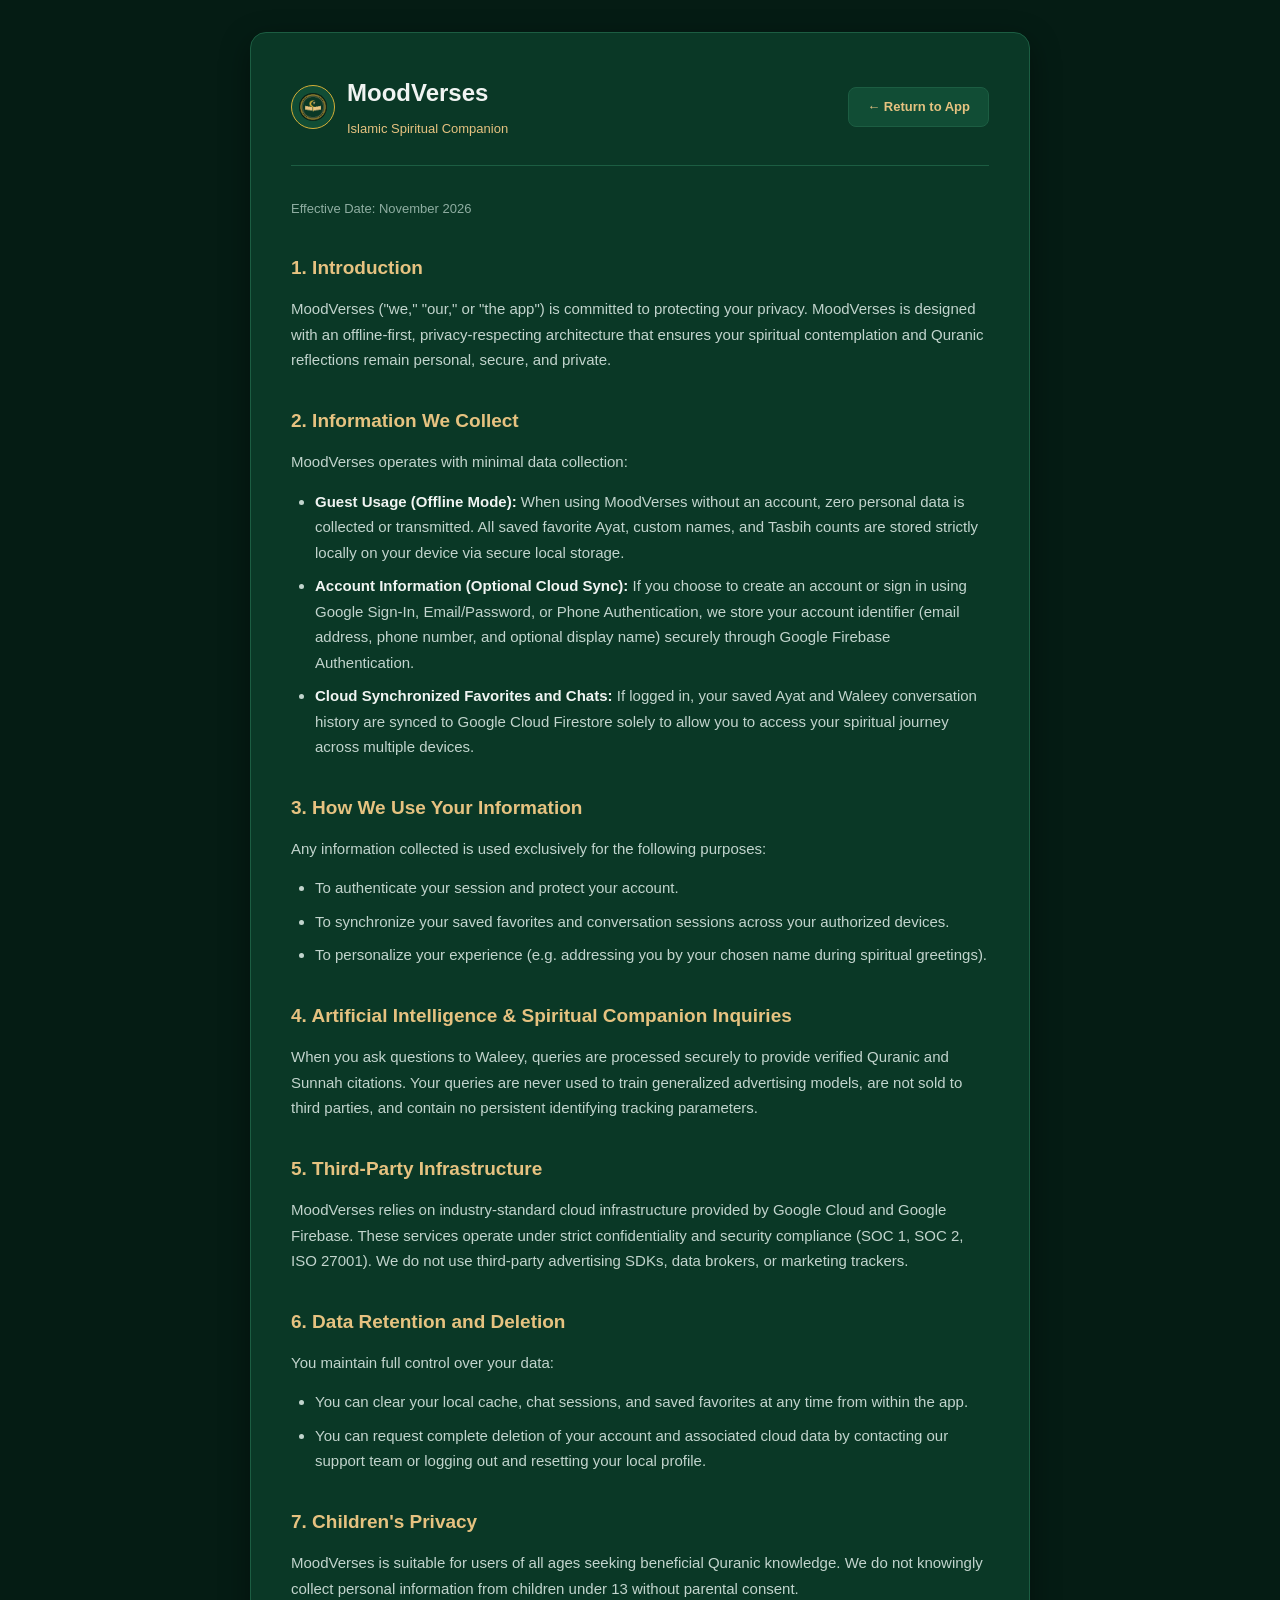
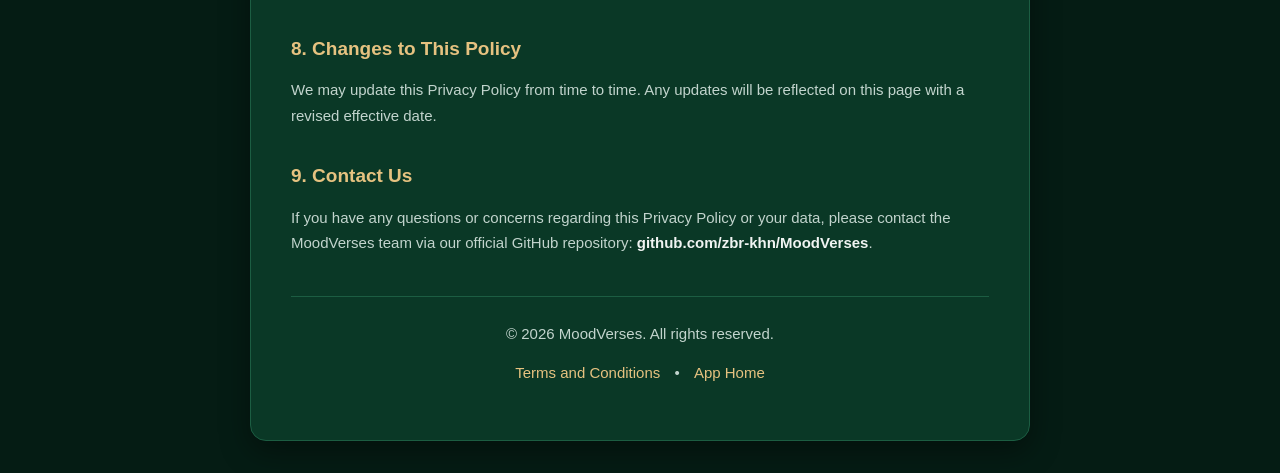
<file: web/privacy.html>
<!DOCTYPE html>
<html lang="en">
<head>
  <meta charset="UTF-8">
  <meta name="viewport" content="width=device-width, initial-scale=1.0">
  <title>Privacy Policy - MoodVerses</title>
  <link rel="icon" type="image/png" href="favicon.png">
  <style>
    :root {
      --bg-deep: #051C14;
      --bg-surface: #0A3826;
      --bg-surface-variant: #114D35;
      --gold-primary: #D4AF37;
      --gold-light: #E6C280;
      --text-primary: #F0F4F2;
      --text-secondary: #C2D4CD;
      --text-muted: #8FAEA2;
      --border-subtle: #1C5D42;
    }
    * {
      box-sizing: border-box;
      margin: 0;
      padding: 0;
    }
    body {
      background-color: var(--bg-deep);
      color: var(--text-primary);
      font-family: -apple-system, BlinkMacSystemFont, "Segoe UI", Roboto, Helvetica, Arial, sans-serif;
      line-height: 1.7;
      padding: 32px 20px;
    }
    .container {
      max-width: 780px;
      margin: 0 auto;
      background: var(--bg-surface);
      border: 1px solid var(--border-subtle);
      border-radius: 16px;
      padding: 40px;
      box-shadow: 0 10px 30px rgba(0, 0, 0, 0.4);
    }
    .header {
      border-bottom: 1px solid var(--border-subtle);
      padding-bottom: 24px;
      margin-bottom: 32px;
      display: flex;
      justify-content: space-between;
      align-items: center;
      flex-wrap: wrap;
      gap: 16px;
    }
    .logo-group {
      display: flex;
      align-items: center;
      gap: 12px;
    }
    .logo-icon {
      width: 44px;
      height: 44px;
      border-radius: 50%;
      background: var(--bg-surface-variant);
      border: 1px solid var(--gold-primary);
      display: flex;
      align-items: center;
      justify-content: center;
    }
    .logo-text h1 {
      font-size: 24px;
      color: var(--text-primary);
      font-weight: 700;
    }
    .logo-text span {
      font-size: 13px;
      color: var(--gold-light);
    }
    .back-btn {
      display: inline-flex;
      align-items: center;
      gap: 8px;
      padding: 8px 18px;
      border-radius: 8px;
      background: var(--bg-surface-variant);
      color: var(--gold-light);
      text-decoration: none;
      font-size: 13px;
      font-weight: 600;
      border: 1px solid var(--border-subtle);
      transition: all 0.2s ease;
    }
    .back-btn:hover {
      background: var(--gold-primary);
      color: var(--bg-deep);
    }
    h2 {
      color: var(--gold-light);
      font-size: 19px;
      margin-top: 32px;
      margin-bottom: 12px;
      font-weight: 600;
    }
    p, li {
      color: var(--text-secondary);
      font-size: 15px;
      margin-bottom: 14px;
    }
    ul {
      padding-left: 24px;
      margin-bottom: 16px;
    }
    li {
      margin-bottom: 8px;
    }
    strong {
      color: var(--text-primary);
    }
    .effective-date {
      color: var(--text-muted);
      font-size: 13px;
      margin-bottom: 24px;
    }
    .footer {
      border-top: 1px solid var(--border-subtle);
      margin-top: 40px;
      padding-top: 24px;
      text-align: center;
      color: var(--text-muted);
      font-size: 13px;
    }
    .footer a {
      color: var(--gold-light);
      text-decoration: none;
      margin: 0 10px;
    }
  </style>
</head>
<body>
  <div class="container">
    <div class="header">
      <div class="logo-group">
        <div class="logo-icon">
          <img src="favicon.png" alt="MoodVerses" style="width: 28px; height: 28px; border-radius: 50%;">
        </div>
        <div class="logo-text">
          <h1>MoodVerses</h1>
          <span>Islamic Spiritual Companion</span>
        </div>
      </div>
      <a href="index.html" class="back-btn">&larr; Return to App</a>
    </div>

    <p class="effective-date">Effective Date: November 2026</p>

    <h2>1. Introduction</h2>
    <p>MoodVerses ("we," "our," or "the app") is committed to protecting your privacy. MoodVerses is designed with an offline-first, privacy-respecting architecture that ensures your spiritual contemplation and Quranic reflections remain personal, secure, and private.</p>

    <h2>2. Information We Collect</h2>
    <p>MoodVerses operates with minimal data collection:</p>
    <ul>
      <li><strong>Guest Usage (Offline Mode):</strong> When using MoodVerses without an account, zero personal data is collected or transmitted. All saved favorite Ayat, custom names, and Tasbih counts are stored strictly locally on your device via secure local storage.</li>
      <li><strong>Account Information (Optional Cloud Sync):</strong> If you choose to create an account or sign in using Google Sign-In, Email/Password, or Phone Authentication, we store your account identifier (email address, phone number, and optional display name) securely through Google Firebase Authentication.</li>
      <li><strong>Cloud Synchronized Favorites and Chats:</strong> If logged in, your saved Ayat and Waleey conversation history are synced to Google Cloud Firestore solely to allow you to access your spiritual journey across multiple devices.</li>
    </ul>

    <h2>3. How We Use Your Information</h2>
    <p>Any information collected is used exclusively for the following purposes:</p>
    <ul>
      <li>To authenticate your session and protect your account.</li>
      <li>To synchronize your saved favorites and conversation sessions across your authorized devices.</li>
      <li>To personalize your experience (e.g. addressing you by your chosen name during spiritual greetings).</li>
    </ul>

    <h2>4. Artificial Intelligence & Spiritual Companion Inquiries</h2>
    <p>When you ask questions to Waleey, queries are processed securely to provide verified Quranic and Sunnah citations. Your queries are never used to train generalized advertising models, are not sold to third parties, and contain no persistent identifying tracking parameters.</p>

    <h2>5. Third-Party Infrastructure</h2>
    <p>MoodVerses relies on industry-standard cloud infrastructure provided by Google Cloud and Google Firebase. These services operate under strict confidentiality and security compliance (SOC 1, SOC 2, ISO 27001). We do not use third-party advertising SDKs, data brokers, or marketing trackers.</p>

    <h2>6. Data Retention and Deletion</h2>
    <p>You maintain full control over your data:</p>
    <ul>
      <li>You can clear your local cache, chat sessions, and saved favorites at any time from within the app.</li>
      <li>You can request complete deletion of your account and associated cloud data by contacting our support team or logging out and resetting your local profile.</li>
    </ul>

    <h2>7. Children's Privacy</h2>
    <p>MoodVerses is suitable for users of all ages seeking beneficial Quranic knowledge. We do not knowingly collect personal information from children under 13 without parental consent.</p>

    <h2>8. Changes to This Policy</h2>
    <p>We may update this Privacy Policy from time to time. Any updates will be reflected on this page with a revised effective date.</p>

    <h2>9. Contact Us</h2>
    <p>If you have any questions or concerns regarding this Privacy Policy or your data, please contact the MoodVerses team via our official GitHub repository: <strong>github.com/zbr-khn/MoodVerses</strong>.</p>

    <div class="footer">
      <p>&copy; 2026 MoodVerses. All rights reserved.</p>
      <p>
        <a href="terms.html">Terms and Conditions</a> &bull;
        <a href="index.html">App Home</a>
      </p>
    </div>
  </div>
</body>
</html>
</file>
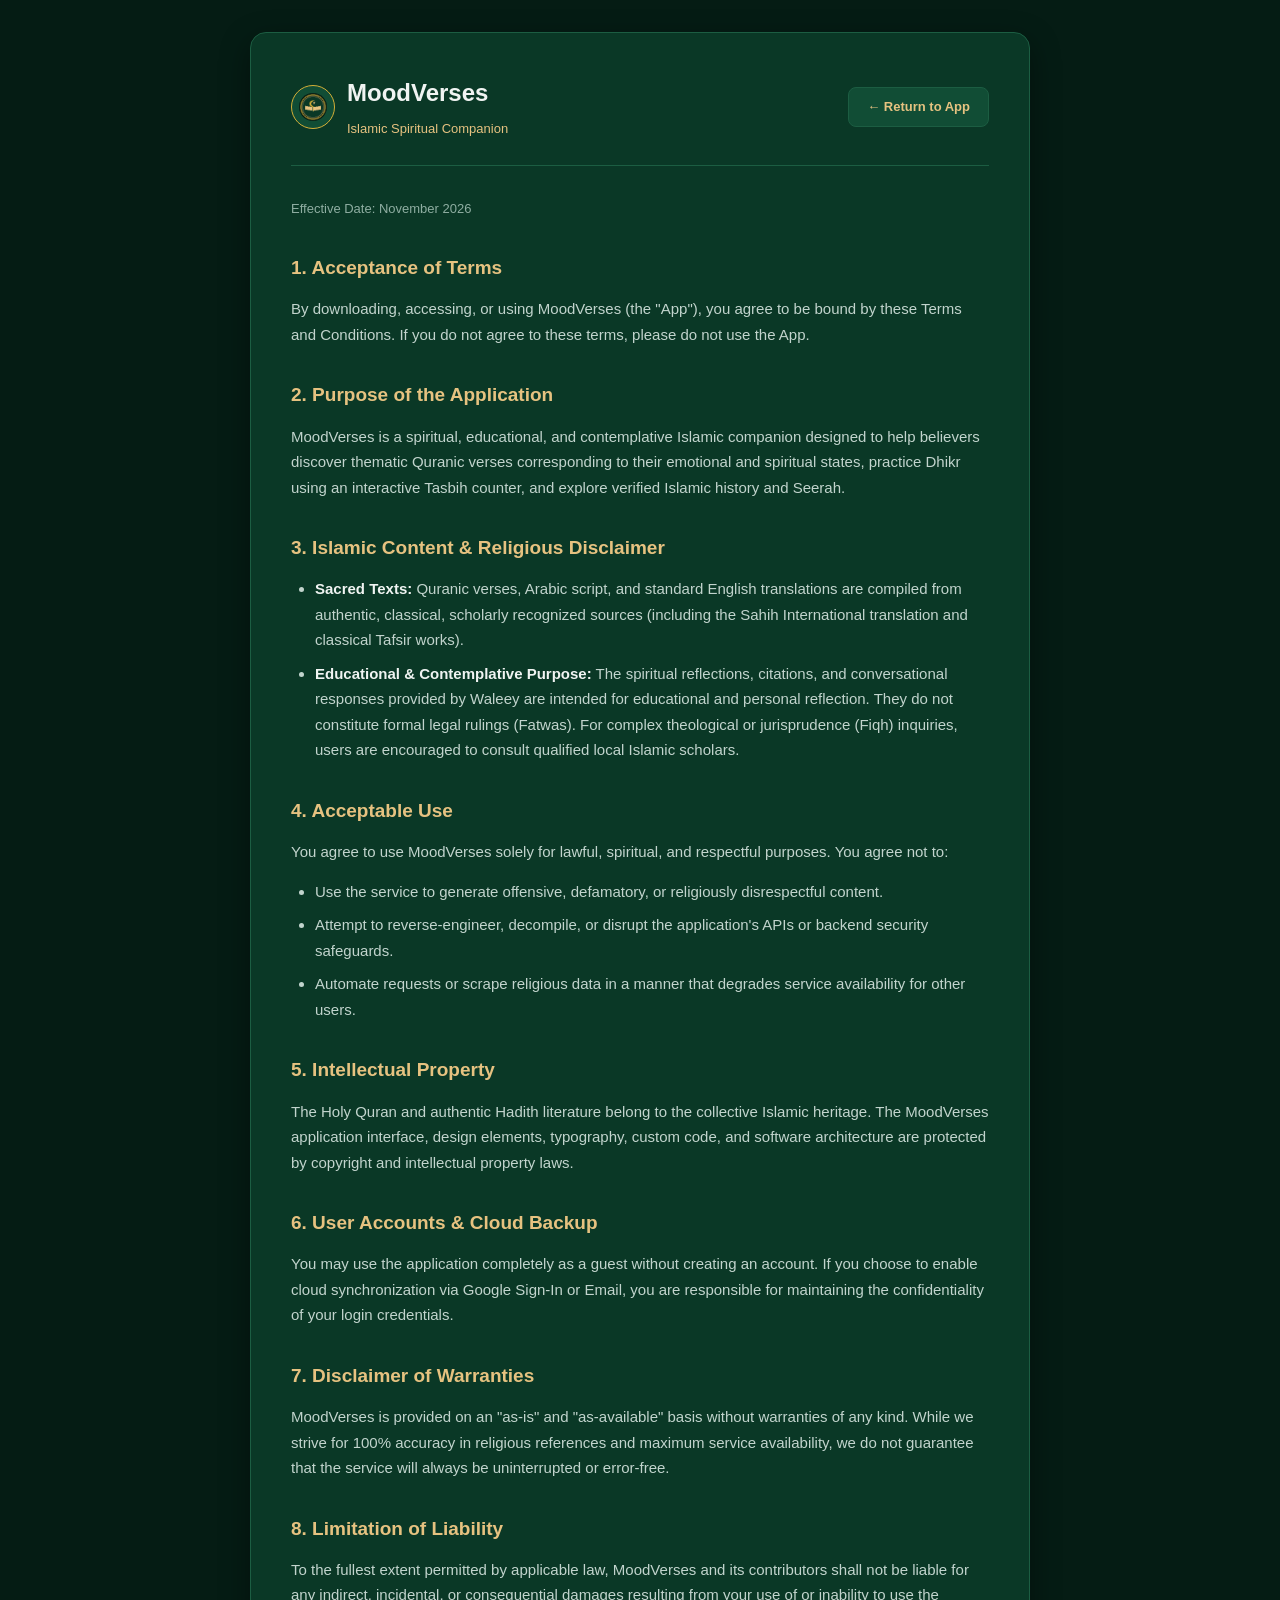
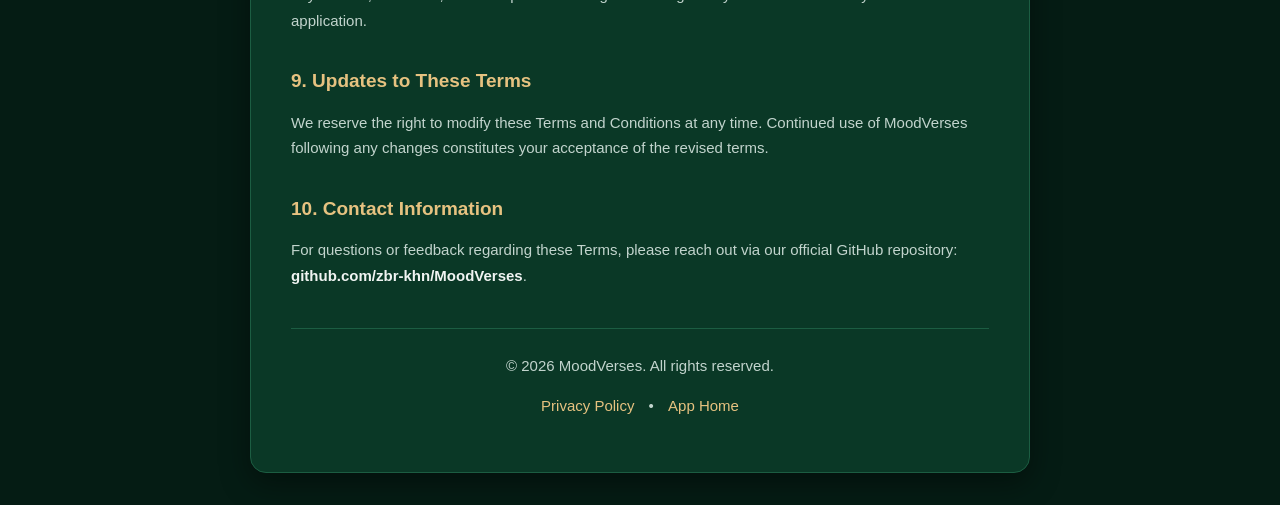
<file: web/terms.html>
<!DOCTYPE html>
<html lang="en">
<head>
  <meta charset="UTF-8">
  <meta name="viewport" content="width=device-width, initial-scale=1.0">
  <title>Terms and Conditions - MoodVerses</title>
  <link rel="icon" type="image/png" href="favicon.png">
  <style>
    :root {
      --bg-deep: #051C14;
      --bg-surface: #0A3826;
      --bg-surface-variant: #114D35;
      --gold-primary: #D4AF37;
      --gold-light: #E6C280;
      --text-primary: #F0F4F2;
      --text-secondary: #C2D4CD;
      --text-muted: #8FAEA2;
      --border-subtle: #1C5D42;
    }
    * {
      box-sizing: border-box;
      margin: 0;
      padding: 0;
    }
    body {
      background-color: var(--bg-deep);
      color: var(--text-primary);
      font-family: -apple-system, BlinkMacSystemFont, "Segoe UI", Roboto, Helvetica, Arial, sans-serif;
      line-height: 1.7;
      padding: 32px 20px;
    }
    .container {
      max-width: 780px;
      margin: 0 auto;
      background: var(--bg-surface);
      border: 1px solid var(--border-subtle);
      border-radius: 16px;
      padding: 40px;
      box-shadow: 0 10px 30px rgba(0, 0, 0, 0.4);
    }
    .header {
      border-bottom: 1px solid var(--border-subtle);
      padding-bottom: 24px;
      margin-bottom: 32px;
      display: flex;
      justify-content: space-between;
      align-items: center;
      flex-wrap: wrap;
      gap: 16px;
    }
    .logo-group {
      display: flex;
      align-items: center;
      gap: 12px;
    }
    .logo-icon {
      width: 44px;
      height: 44px;
      border-radius: 50%;
      background: var(--bg-surface-variant);
      border: 1px solid var(--gold-primary);
      display: flex;
      align-items: center;
      justify-content: center;
    }
    .logo-text h1 {
      font-size: 24px;
      color: var(--text-primary);
      font-weight: 700;
    }
    .logo-text span {
      font-size: 13px;
      color: var(--gold-light);
    }
    .back-btn {
      display: inline-flex;
      align-items: center;
      gap: 8px;
      padding: 8px 18px;
      border-radius: 8px;
      background: var(--bg-surface-variant);
      color: var(--gold-light);
      text-decoration: none;
      font-size: 13px;
      font-weight: 600;
      border: 1px solid var(--border-subtle);
      transition: all 0.2s ease;
    }
    .back-btn:hover {
      background: var(--gold-primary);
      color: var(--bg-deep);
    }
    h2 {
      color: var(--gold-light);
      font-size: 19px;
      margin-top: 32px;
      margin-bottom: 12px;
      font-weight: 600;
    }
    p, li {
      color: var(--text-secondary);
      font-size: 15px;
      margin-bottom: 14px;
    }
    ul {
      padding-left: 24px;
      margin-bottom: 16px;
    }
    li {
      margin-bottom: 8px;
    }
    strong {
      color: var(--text-primary);
    }
    .effective-date {
      color: var(--text-muted);
      font-size: 13px;
      margin-bottom: 24px;
    }
    .footer {
      border-top: 1px solid var(--border-subtle);
      margin-top: 40px;
      padding-top: 24px;
      text-align: center;
      color: var(--text-muted);
      font-size: 13px;
    }
    .footer a {
      color: var(--gold-light);
      text-decoration: none;
      margin: 0 10px;
    }
  </style>
</head>
<body>
  <div class="container">
    <div class="header">
      <div class="logo-group">
        <div class="logo-icon">
          <img src="favicon.png" alt="MoodVerses" style="width: 28px; height: 28px; border-radius: 50%;">
        </div>
        <div class="logo-text">
          <h1>MoodVerses</h1>
          <span>Islamic Spiritual Companion</span>
        </div>
      </div>
      <a href="index.html" class="back-btn">&larr; Return to App</a>
    </div>

    <p class="effective-date">Effective Date: November 2026</p>

    <h2>1. Acceptance of Terms</h2>
    <p>By downloading, accessing, or using MoodVerses (the "App"), you agree to be bound by these Terms and Conditions. If you do not agree to these terms, please do not use the App.</p>

    <h2>2. Purpose of the Application</h2>
    <p>MoodVerses is a spiritual, educational, and contemplative Islamic companion designed to help believers discover thematic Quranic verses corresponding to their emotional and spiritual states, practice Dhikr using an interactive Tasbih counter, and explore verified Islamic history and Seerah.</p>

    <h2>3. Islamic Content & Religious Disclaimer</h2>
    <ul>
      <li><strong>Sacred Texts:</strong> Quranic verses, Arabic script, and standard English translations are compiled from authentic, classical, scholarly recognized sources (including the Sahih International translation and classical Tafsir works).</li>
      <li><strong>Educational & Contemplative Purpose:</strong> The spiritual reflections, citations, and conversational responses provided by Waleey are intended for educational and personal reflection. They do not constitute formal legal rulings (Fatwas). For complex theological or jurisprudence (Fiqh) inquiries, users are encouraged to consult qualified local Islamic scholars.</li>
    </ul>

    <h2>4. Acceptable Use</h2>
    <p>You agree to use MoodVerses solely for lawful, spiritual, and respectful purposes. You agree not to:</p>
    <ul>
      <li>Use the service to generate offensive, defamatory, or religiously disrespectful content.</li>
      <li>Attempt to reverse-engineer, decompile, or disrupt the application's APIs or backend security safeguards.</li>
      <li>Automate requests or scrape religious data in a manner that degrades service availability for other users.</li>
    </ul>

    <h2>5. Intellectual Property</h2>
    <p>The Holy Quran and authentic Hadith literature belong to the collective Islamic heritage. The MoodVerses application interface, design elements, typography, custom code, and software architecture are protected by copyright and intellectual property laws.</p>

    <h2>6. User Accounts & Cloud Backup</h2>
    <p>You may use the application completely as a guest without creating an account. If you choose to enable cloud synchronization via Google Sign-In or Email, you are responsible for maintaining the confidentiality of your login credentials.</p>

    <h2>7. Disclaimer of Warranties</h2>
    <p>MoodVerses is provided on an "as-is" and "as-available" basis without warranties of any kind. While we strive for 100% accuracy in religious references and maximum service availability, we do not guarantee that the service will always be uninterrupted or error-free.</p>

    <h2>8. Limitation of Liability</h2>
    <p>To the fullest extent permitted by applicable law, MoodVerses and its contributors shall not be liable for any indirect, incidental, or consequential damages resulting from your use of or inability to use the application.</p>

    <h2>9. Updates to These Terms</h2>
    <p>We reserve the right to modify these Terms and Conditions at any time. Continued use of MoodVerses following any changes constitutes your acceptance of the revised terms.</p>

    <h2>10. Contact Information</h2>
    <p>For questions or feedback regarding these Terms, please reach out via our official GitHub repository: <strong>github.com/zbr-khn/MoodVerses</strong>.</p>

    <div class="footer">
      <p>&copy; 2026 MoodVerses. All rights reserved.</p>
      <p>
        <a href="privacy.html">Privacy Policy</a> &bull;
        <a href="index.html">App Home</a>
      </p>
    </div>
  </div>
</body>
</html>
</file>
